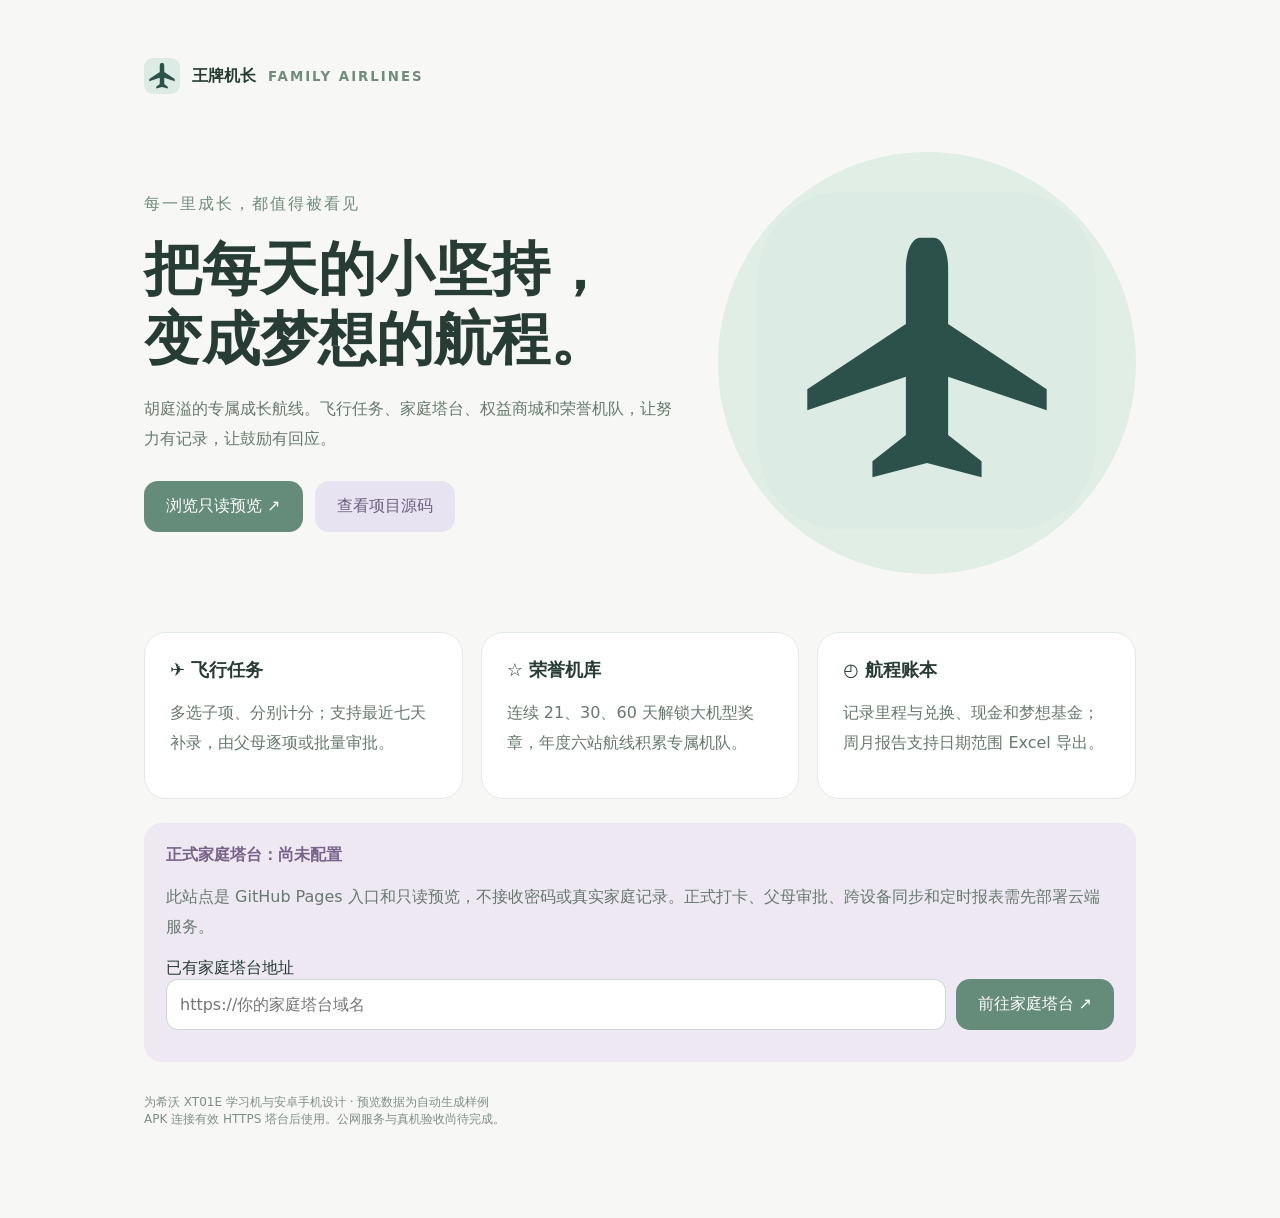
<file: docs/index.html>
<!doctype html>
<html lang="zh-CN"><head><meta charset="utf-8"><meta name="viewport" content="width=device-width,initial-scale=1"><meta name="theme-color" content="#dbeae5"><title>王牌机长 · FAMILY AIRLINES</title><link rel="icon" href="./preview/icon.svg"><style>
*{box-sizing:border-box}body{margin:0;background:#f7f8f5;color:#263c34;font-family:system-ui,"Microsoft YaHei",sans-serif}main{max-width:1040px;margin:auto;padding:58px 24px}header{display:flex;align-items:center;gap:12px;font-weight:650}header img{width:36px}.hero{display:grid;grid-template-columns:1.3fr 1fr;align-items:center;gap:30px;padding:58px 0}small,.label{letter-spacing:2px;color:#6f8c7d}h1{font-size:clamp(36px,6vw,58px);line-height:1.2;font-weight:600;margin:20px 0}p{line-height:1.85;color:#66796e}a.button,button{display:inline-block;padding:15px 22px;border:0;border-radius:14px;background:#658b7a;color:white;text-decoration:none;font:inherit;cursor:pointer}.secondary{background:#e8e3f0!important;color:#6d6080!important}.actions{display:flex;gap:12px;flex-wrap:wrap;margin-top:28px}.plane{padding:40px;border-radius:50%;background:#e1eee6}.plane img{width:100%}.cards{display:grid;grid-template-columns:repeat(3,1fr);gap:18px}.card{background:white;border:1px solid #e3eae4;border-radius:22px;padding:25px}.card h2{font-size:18px;margin:0 0 12px}.status{background:#eee8f3;border-radius:18px;padding:22px;margin:24px 0}.status strong{color:#776388}footer{font-size:12px;color:#7f8e85;margin:32px 0}a{color:#547966}.connect{display:flex;gap:10px;flex-wrap:wrap}input{flex:1;min-width:200px;padding:13px;border:1px solid #cbd8cf;border-radius:12px;font:inherit}#message{color:#a35c5c;margin:10px 0}@media(max-width:700px){main{padding-top:28px}.hero{grid-template-columns:1fr;padding:35px 0}.plane{display:none}.cards{grid-template-columns:1fr}}
</style></head><body><main><header><img src="./preview/icon.svg" alt="飞机标志">王牌机长 <small>FAMILY AIRLINES</small></header><section class="hero"><div><span class="label">每一里成长，都值得被看见</span><h1>把每天的小坚持，<br>变成梦想的航程。</h1><p>胡庭溢的专属成长航线。飞行任务、家庭塔台、权益商城和荣誉机队，让努力有记录，让鼓励有回应。</p><div class="actions"><a class="button" href="./preview/">浏览只读预览 ↗</a><a class="button secondary" href="https://github.com/dgtkongkong/FAMILY-AIRLINES">查看项目源码</a></div></div><div class="plane"><img src="./preview/icon.svg" alt="民航飞机图案"></div></section><div class="cards"><article class="card"><h2>✈ 飞行任务</h2><p>多选子项、分别计分；支持最近七天补录，由父母逐项或批量审批。</p></article><article class="card"><h2>☆ 荣誉机库</h2><p>连续 21、30、60 天解锁大机型奖章，年度六站航线积累专属机队。</p></article><article class="card"><h2>◴ 航程账本</h2><p>记录里程与兑换、现金和梦想基金；周月报告支持日期范围 Excel 导出。</p></article></div><section class="status"><strong>正式家庭塔台：尚未配置</strong><p>此站点是 GitHub Pages 入口和只读预览，不接收密码或真实家庭记录。正式打卡、父母审批、跨设备同步和定时报表需先部署云端服务。</p><form id="connect"><label for="server">已有家庭塔台地址</label><div class="connect"><input id="server" type="url" placeholder="https://你的家庭塔台域名" required><button>前往家庭塔台 ↗</button></div><p id="message" role="alert"></p></form></section><footer>为希沃 XT01E 学习机与安卓手机设计 · 预览数据为自动生成样例<br>APK 连接有效 HTTPS 塔台后使用。公网服务与真机验收尚待完成。</footer></main><script>
document.querySelector('#connect').onsubmit=e=>{e.preventDefault();try{const u=new URL(document.querySelector('#server').value);if(u.protocol!=='https:'||u.username||u.password||u.search||u.hash||!['','/'].includes(u.pathname))throw Error();location.assign(u.origin+'/')}catch{document.querySelector('#message').textContent='请输入有效的 HTTPS 塔台根网址。'}};
</script></body></html>
</file>
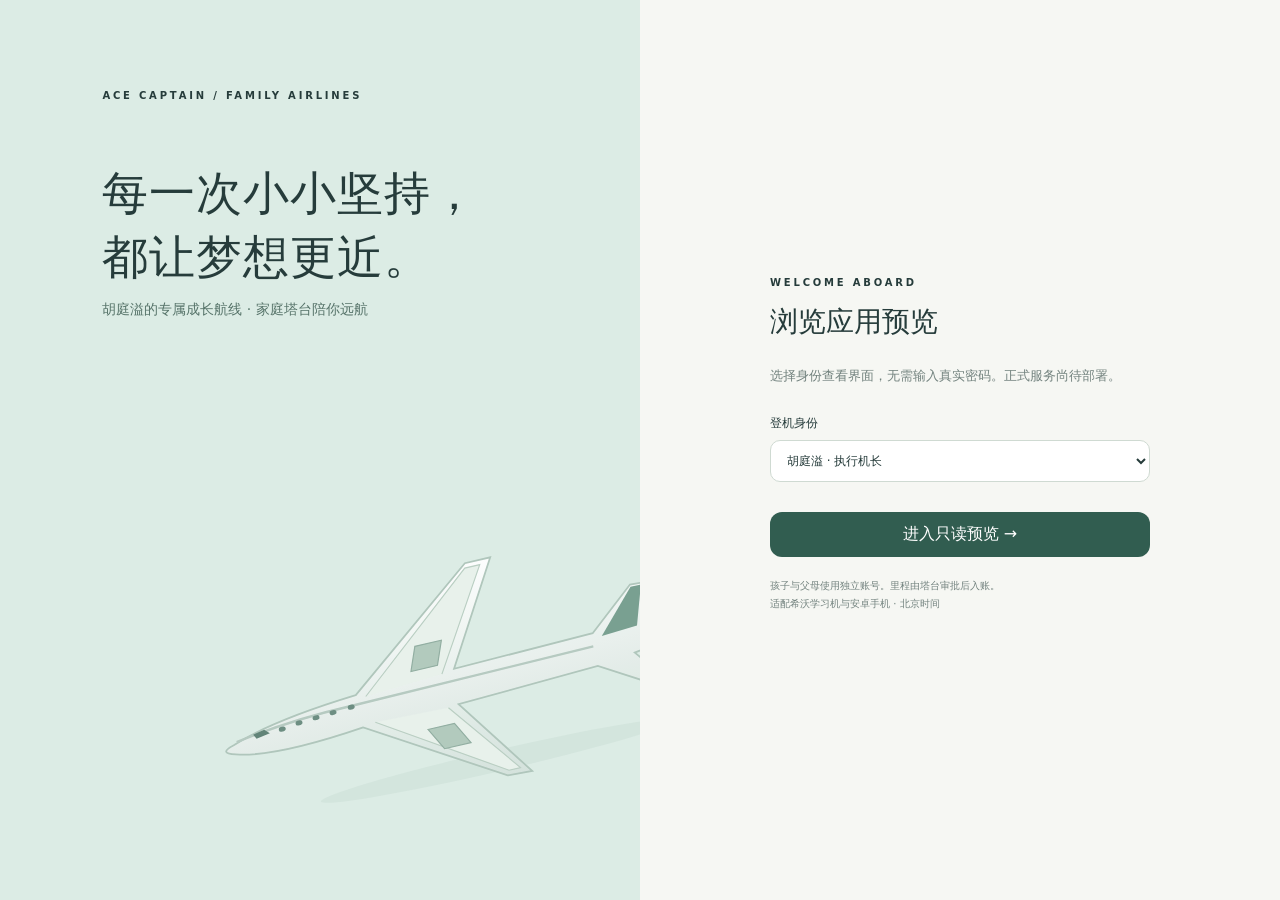
<file: docs/preview/index.html>
<!doctype html>
<html lang="zh-CN"><head><meta charset="UTF-8"><meta name="viewport" content="width=device-width, initial-scale=1, viewport-fit=cover"><meta name="theme-color" content="#dbeae5"><title>王牌机长 · 胡庭溢的成长航线</title><link rel="icon" href="./icon.svg" type="image/svg+xml"><link rel="stylesheet" href="./style.css"><script src="./app.js" defer></script></head><body><div id="app"><div class="loading">✈ 正在与家庭塔台连接…</div></div><div id="toast" role="status" aria-live="polite"></div><dialog id="surprise"></dialog></body></html>
</file>
<file: docs/preview/style.css>
@charset "UTF-8";
:root{--ink:#263c3b;--muted:#72827e;--paper:#f6f7f3;--line:#e2e8e1;--green:#dcece5;--mint:#315d50;--pink:#f3e1dd;--blue:#dfebf4;--yellow:#f8eed4;--purple:#e9e3f3;font-family:"Microsoft YaHei","PingFang SC",system-ui,sans-serif;color:var(--ink);background:var(--paper);font-synthesis:none}*{box-sizing:border-box}body{margin:0}button,input,select,textarea{font:inherit;color:inherit}button{cursor:pointer}button:disabled{opacity:.45;cursor:not-allowed}button:focus-visible,a:focus-visible,input:focus-visible,select:focus-visible,textarea:focus-visible{outline:3px solid #7998ae;outline-offset:3px}button{border:0;background:var(--mint);color:white;border-radius:12px;padding:12px 19px;min-height:44px;transition:transform .15s}button:hover:not(:disabled){transform:translateY(-1px)}button.secondary{background:#eef2ed;color:var(--ink)}button.ghost{background:transparent;color:var(--muted);border:1px solid var(--line)}button.danger{background:#f5e4e1;color:#9b5849}input,select,textarea{border:1px solid #cfdad2;border-radius:10px;background:#fff;padding:12px;max-width:100%}textarea{width:100%;min-height:76px;resize:vertical}h1,h2,h3,p{margin-top:0}h1{font-size:32px;font-weight:650;letter-spacing:1px;margin-bottom:8px}h2{font-size:21px;font-weight:650}h3{font-size:16px}p{line-height:1.7}small,.muted{color:var(--muted)}.eyebrow{font-size:10px;letter-spacing:2.8px;font-weight:700;text-transform:uppercase}.shell{display:grid;grid-template-columns:216px 1fr;min-height:100vh}.sidebar{position:sticky;top:0;height:100vh;padding:32px 20px;background:#edf2ed;border-right:1px solid var(--line);display:flex;flex-direction:column}.brand{display:flex;align-items:center;gap:10px;font-weight:700;font-size:18px;margin:0 4px 45px}.brand img{width:40px}.brand small{display:block;font-size:9px;letter-spacing:2px;margin-top:5px}.nav{display:grid;gap:9px}.nav button{text-align:left;background:transparent;color:#7d8a84;padding:14px 16px;display:flex;gap:14px;align-items:center}.nav button.active{background:#fff;color:var(--ink);box-shadow:0 5px 12px #30443806}.nav .symbol{font-size:19px;width:20px;text-align:center}.sidebar-bottom{margin-top:auto;padding:22px 10px 0}.profile{display:flex;gap:10px;align-items:center;margin-bottom:16px}.avatar{border-radius:50%;background:#d6e4db;width:37px;height:37px;display:grid;place-items:center}.profile small{display:block;font-size:10px;margin-top:3px}.main{padding:27px 40px 55px;max-width:1450px;width:100%;margin:auto}.topbar{display:flex;align-items:center;justify-content:space-between;padding-bottom:27px;font-size:12px;color:var(--muted)}.online{display:flex;align-items:center;gap:8px}.dot{width:6px;height:6px;background:#70917e;border-radius:50%}.page-head{display:flex;align-items:center;justify-content:space-between;gap:16px;margin-bottom:25px}.page-head p{font-size:12px;color:var(--muted);margin-bottom:0}.chip{display:inline-block;border-radius:20px;padding:7px 11px;font-size:11px;background:#fff;border:1px solid var(--line);white-space:nowrap}.hero{background:var(--green);border-radius:23px;padding:28px 32px;position:relative;overflow:hidden;min-height:244px}.hero h2{font-size:13px;font-weight:500;margin-bottom:5px}.hero .balance{font-size:64px;letter-spacing:-3px;font-weight:600;line-height:1.18;margin-bottom:12px}.hero .balance span{font-size:13px;letter-spacing:1px;margin-left:12px;font-weight:500}.hero-content{position:relative;z-index:1}.hero .subline{font-size:11px;opacity:.7;margin-bottom:22px}.hero button{background:#fff;color:var(--ink);padding:10px 18px;font-size:12px}.plane{position:absolute;width:47%;right:-5px;top:7px;height:220px;opacity:.93;transform:rotate(-13deg)}.hero-stamp{position:absolute;bottom:23px;right:26px;text-align:right;letter-spacing:3px;font-size:9px;opacity:.55}.stats{display:grid;grid-template-columns:repeat(4,1fr);gap:14px;margin:17px 0 24px}.stat{background:#fff;padding:17px 19px;border-radius:15px;border:1px solid var(--line)}.stat .label{font-size:11px;color:var(--muted);display:flex;justify-content:space-between}.stat b{display:block;font-size:26px;margin-top:11px;font-weight:550}.stat b small{font-size:10px;font-weight:400;margin-left:6px}.dashboard-grid{display:grid;grid-template-columns:1.55fr 1fr;gap:20px}.card{background:white;border:1px solid var(--line);border-radius:19px;padding:23px;margin-bottom:20px}.card-heading{display:flex;justify-content:space-between;align-items:center;gap:12px;margin-bottom:18px}.card-heading h2{font-size:16px;margin:0}.card-heading small{font-size:10px}.flight-row{display:flex;align-items:center;justify-content:space-between;margin:5px 0 17px}.flight-code{font-size:23px;letter-spacing:2px;font-weight:550}.flight-row small{display:block;font-size:10px;margin-top:6px}.flight-line{flex:1;text-align:center;border-top:1px dashed #bfcec5;margin:0 24px;position:relative;color:#71958b}.flight-line span{position:absolute;top:-12px;left:43%;padding:0 8px;background:white}.progress{height:7px;background:#edf2ec;border-radius:5px;overflow:hidden;margin:15px 0 10px}.progress span{display:block;height:100%;background:#8fbaa7;border-radius:5px}.spread{display:flex;justify-content:space-between;align-items:center;gap:12px}.progress-meta{font-size:11px;color:var(--muted)}.goal-input{display:flex;gap:8px;margin-top:18px}.goal-input input{width:95px}.money-grid{display:grid;grid-template-columns:1fr 1fr;gap:12px}.money{padding:18px;border-radius:15px;background:var(--yellow)}.money.fund{background:var(--purple)}.money h3{font-size:12px;font-weight:500}.money strong{font-size:25px;display:block;margin:10px 0}.money small{font-size:10px;line-height:1.8;display:block}.quick-row{display:flex;gap:12px;padding:12px 0;border-bottom:1px solid var(--line);align-items:center}.quick-row:last-child{border:0}.tile-icon{width:38px;height:38px;border-radius:12px;background:var(--blue);display:grid;place-items:center;font-size:17px}.quick-row b{font-size:12px}.quick-row small{display:block;font-size:10px;margin-top:6px}.quick-row .points{margin-left:auto;font-size:13px}.route{margin:20px 0 0;display:grid;grid-template-columns:repeat(6,1fr);gap:8px}.stop{text-align:center;font-size:10px;position:relative}.stop:before{content:'';position:absolute;left:0;right:0;top:13px;border-top:1px dashed #cbd9d0}.stop span{display:grid;place-items:center;position:relative;margin:0 auto 10px;border:1px solid #d5e2da;background:#f5f7f2;border-radius:50%;height:27px;width:27px;color:#9baea2}.stop.reached span{background:var(--mint);color:#fff}.stop small{font-size:9px;display:block;margin-top:6px}.banner{padding:10px 15px;background:#faf0db;border:1px solid #eadcc2;border-radius:10px;font-size:12px;margin-bottom:20px}.filters{display:flex;gap:8px;flex-wrap:wrap;margin:15px 0 22px}.filters button{background:#ebefe9;color:#768078;font-size:12px;padding:10px 16px}.filters button.active{background:var(--mint);color:#fff}.task-grid,.shop-grid{display:grid;grid-template-columns:repeat(2,minmax(0,1fr));gap:16px}.task-card{border:1px solid var(--line);background:#fff;border-radius:18px;padding:20px}.task-card.selected{border-color:#91b6a1;background:#f8fcf8}.task-title{display:flex;justify-content:space-between;align-items:flex-start;gap:10px}.task-title h3{margin:0 0 9px}.badge{background:var(--green);padding:5px 9px;border-radius:8px;font-size:12px;white-space:nowrap}.task-card small{font-size:10px}.choices{display:grid;gap:8px;margin-top:17px}.choices label{display:flex;align-items:flex-start;gap:8px;font-size:12px;line-height:1.65;padding:6px 0;cursor:pointer}.choices input{accent-color:var(--mint);width:18px;height:18px;flex-shrink:0;margin-top:1px}.submit-bar{position:sticky;bottom:12px;background:#f2f6f0ee;backdrop-filter:blur(8px);border:1px solid var(--line);padding:16px;border-radius:16px;display:flex;gap:15px;justify-content:space-between;align-items:center;margin-top:20px;z-index:3}.submit-bar p{margin:0;font-size:12px}.shop-card{border:1px solid var(--line);background:white;border-radius:19px;overflow:hidden}.shop-art{height:112px;background:var(--blue);padding:22px;position:relative;overflow:hidden}.shop-art span{font-size:40px;opacity:.4}.shop-art .eyebrow{position:absolute;right:18px;bottom:18px;font-size:9px}.shop-card:nth-child(2) .shop-art{background:var(--yellow)}.shop-card:nth-child(3) .shop-art{background:var(--pink)}.shop-content{padding:21px}.shop-content p{font-size:12px;color:var(--muted);min-height:40px}.review-row,.history-row{border-bottom:1px solid var(--line);padding:18px 0}.review-row:first-child{padding-top:0}.review-row:last-child,.history-row:last-child{border-bottom:0}.review-row p{font-size:12px;margin:9px 0;color:var(--muted)}.review-actions{display:flex;gap:8px;margin-top:12px}.status{padding:4px 8px;border-radius:7px;font-size:10px;background:var(--yellow)}.status.approved{background:var(--green)}.status.rejected{background:var(--pink)}.history-row b{font-size:13px}.history-row small{font-size:10px}.empty{padding:35px 15px;text-align:center;color:var(--muted);font-size:13px;line-height:1.9}.empty span{font-size:32px;display:block;margin-bottom:12px}.report-grid{display:grid;grid-template-columns:1fr 1fr;gap:24px}.donut{width:175px;height:175px;margin:15px auto;border-radius:50%;display:grid;place-items:center;position:relative}.donut:after{content:'';width:119px;height:119px;border-radius:50%;background:white;position:absolute}.donut-label{position:relative;z-index:1;text-align:center;font-size:27px}.donut-label small{display:block;font-size:10px;margin-top:4px}.legend{display:grid;gap:12px;margin:20px 0}.legend div{display:flex;gap:10px;font-size:12px;align-items:center}.legend span{height:9px;width:9px;border-radius:3px}.legend b{margin-left:auto}.advice{font-size:13px;background:#eff5f0;padding:20px;border-radius:12px;line-height:1.9}.award-grid{display:grid;grid-template-columns:repeat(2,minmax(0,1fr));gap:16px}.award-card{background:#fff;border:1px solid var(--line);padding:22px;border-radius:18px}.award-card p{font-size:12px;color:var(--muted);line-height:1.8}.award-card .medal{font-size:29px;margin-bottom:12px}.award-card.locked{background:#eff2ec}.login-page{min-height:100vh;display:grid;grid-template-columns:1fr 1fr}.login-art{background:var(--green);padding:10vh 8vw;position:relative;overflow:hidden}.login-art h1{font-size:46px;line-height:1.4;margin-top:60px}.login-art .plane{width:85%;height:320px;top:auto;bottom:7%;right:-12%}.login-art p{font-size:14px;color:#57746a}.login-form{margin:auto;padding:40px;width:100%;max-width:460px}.login-form h2{font-size:28px}.login-form form{display:grid;gap:15px;margin-top:28px}.login-form label{display:grid;gap:8px;font-size:12px}.login-error{color:#a24740;font-size:12px}.loading{display:grid;place-items:center;min-height:90vh;color:var(--muted)}#toast{position:fixed;bottom:26px;left:50%;transform:translateX(-50%);max-width:90vw;background:#29473f;color:#fff;padding:13px 22px;border-radius:12px;box-shadow:0 8px 35px #1233;font-size:13px;opacity:0;pointer-events:none;transition:opacity .2s;z-index:20}#toast.show{opacity:1}dialog{border:1px solid #d3ddd4;border-radius:24px;padding:35px;max-width:460px;width:90vw;text-align:center;color:var(--ink);background:#f8faf4}dialog::backdrop{background:#203c3560;backdrop-filter:blur(5px)}dialog .big-plane{font-size:58px;margin:10px}dialog p{font-size:14px}a{color:var(--mint)}.fineprint{font-size:10px;line-height:1.8;color:var(--muted);margin-top:20px}.hidden{display:none!important}.nowrap{white-space:nowrap}.table-wrap{overflow:auto}table{border-collapse:collapse;width:100%;font-size:12px}td,th{text-align:left;border-bottom:1px solid var(--line);padding:12px 8px;white-space:nowrap}th{color:var(--muted);font-weight:500}.offline{color:#a7533e}.note-box{margin-top:20px}.note-box label{display:block;font-size:12px;margin-bottom:8px}
@media(min-width:1450px){.main{padding:35px 55px}.hero{min-height:270px}.plane{height:250px}}
@media(max-width:1000px){.shell{grid-template-columns:175px 1fr}.sidebar{padding:26px 12px}.brand{font-size:15px;gap:6px}.main{padding:25px}.dashboard-grid{grid-template-columns:1fr}.dashboard-side{display:grid;grid-template-columns:1fr 1fr;gap:16px}.stats{gap:8px}.stat{padding:15px}.task-grid{grid-template-columns:1fr}}
@media(max-width:650px){.shell{display:block}.sidebar{position:fixed;top:auto;bottom:0;width:100%;height:68px;padding:4px 3px;background:#f7f9f4f5;backdrop-filter:blur(12px);z-index:8;border-top:1px solid var(--line);border-right:0}.brand,.sidebar-bottom{display:none}.nav{display:flex;justify-content:space-around;gap:0;height:100%}.nav button{font-size:9px;padding:6px 4px;display:flex;flex-direction:column;gap:3px;justify-content:center;flex:1;min-width:0}.nav .symbol{font-size:18px}.main{padding:20px 17px 98px}.topbar{font-size:10px;padding-bottom:22px}h1{font-size:25px}.page-head{margin-bottom:20px}.page-head .chip{font-size:9px}.hero{padding:25px;min-height:240px;border-radius:20px}.hero .balance{font-size:57px}.plane{width:50%;right:-14px;top:42px;height:175px}.hero-stamp{font-size:7px;right:20px;bottom:20px}.stats{grid-template-columns:repeat(2,1fr);margin-bottom:18px}.stat{padding:14px 16px}.stat b{font-size:24px}.dashboard-side{display:block}.card{padding:20px;margin-bottom:16px}.dashboard-grid{gap:0}.task-grid,.shop-grid,.award-grid,.report-grid{grid-template-columns:1fr}.route{gap:2px}.stop{font-size:9px}.stop small{font-size:8px}.submit-bar{bottom:76px}.submit-bar p{max-width:52%}.submit-bar button{padding:10px 12px;font-size:12px}.login-page{display:block}.login-art{padding:28px 25px;height:200px}.login-art h1{font-size:26px;margin-top:20px;position:relative;z-index:1}.login-art p{font-size:11px}.login-art .plane{height:170px;width:55%;right:-3%;bottom:-10%}.login-form{padding:32px 24px}.filters{gap:5px}.filters button{padding:9px 11px;font-size:11px}.money strong{font-size:24px}#toast{bottom:83px}.page-head{align-items:flex-start}.shop-art{height:90px}.mobile-account{display:inline!important}}

@media(max-width:650px){.page-head{flex-direction:column;gap:12px}.page-head .chip{font-size:10px}.page-head h1{font-size:25px}}

.batch-toolbar{display:flex;flex-wrap:wrap;gap:12px;align-items:center;padding:16px;background:var(--green);border-radius:16px;margin-bottom:20px;font-size:12px}.batch-toolbar label,.review-select{display:flex;align-items:center;gap:9px;min-height:44px}.batch-toolbar input,.review-select input{width:19px;height:19px;accent-color:var(--mint)}.review-select{font-size:12px;color:var(--muted);margin-bottom:12px}.export-range{display:flex;flex-wrap:wrap;gap:12px;align-items:end;padding:18px;background:#f2f6f0;border-radius:14px;margin-bottom:20px}.export-range label{display:grid;gap:7px;font-size:12px}.export-range small{width:100%;font-size:11px;line-height:1.7}.export-range span{align-self:center}.medal-grid{display:grid;grid-template-columns:repeat(3,minmax(0,1fr));gap:16px}.plane-medal{text-align:center;background:#f7faf6;border:1px solid var(--line);border-radius:18px;padding:20px 12px}.plane-medal .aircraft-icon{height:140px;width:100%;display:block;margin:12px auto}.plane-medal h3{margin:8px 0;font-size:16px}.plane-medal p{font-size:12px;margin:7px 0}.plane-medal small{font-size:10px;color:var(--muted)}.plane-medal button{display:block;margin:16px auto 0}.unearned{opacity:.55}.locked-fleet{margin-bottom:25px}.fleet-strip{display:flex;overflow:auto;gap:12px;padding-bottom:12px}.fleet-strip>div{min-width:150px;text-align:center;background:#f5f8f2;border-radius:16px;padding:10px}.fleet-strip svg{width:135px;height:100px}.fleet-strip b,.fleet-strip small{display:block;font-size:11px}.fleet-strip small{font-size:10px;margin-top:6px}.claim-row{padding:12px 0;border-top:1px solid var(--line);font-size:12px}.choices label{min-height:44px}.fleet-home .muted{font-size:13px}
@media(max-width:650px){.medal-grid{grid-template-columns:1fr 1fr;gap:9px}.plane-medal{padding:14px 8px}.plane-medal h3{font-size:13px}.plane-medal .eyebrow{font-size:8px;letter-spacing:1px}.plane-medal .aircraft-icon{height:105px}.plane-medal button{padding:10px 12px;font-size:12px}.export-range{padding:12px}.export-range label{flex:1;min-width:125px}.export-range input{width:100%}.batch-toolbar button{font-size:12px;padding:10px}.fleet-home .card-heading{align-items:start}.fleet-home .card-heading small{max-width:115px;text-align:right}}
.management-grid{display:grid;grid-template-columns:repeat(auto-fit,minmax(280px,1fr));gap:20px;align-items:start}.management-grid .card{min-width:0}.management-grid form{display:grid;gap:14px}.management-grid label,.reset-dialog label{display:grid;gap:7px;font-size:13px}.management-grid input,.management-grid select,.management-grid textarea,.reset-dialog input{width:100%;box-sizing:border-box}.reset-zone{border:1px solid #deb9b3;background:#fff8f5}.reset-zone p,.reset-dialog p{font-size:13px;line-height:1.8}.reset-dialog{max-width:480px;width:calc(100% - 36px);box-sizing:border-box;border:1px solid #deb9b3;border-radius:24px;padding:28px}.reset-dialog::backdrop{background:#253c365e}.reset-dialog .review-actions{margin-top:20px}.reset-error{color:#9e463d}.route{overflow-x:auto}.stop{min-width:85px}@media(max-width:600px){.management-grid{grid-template-columns:1fr}}
</file>
